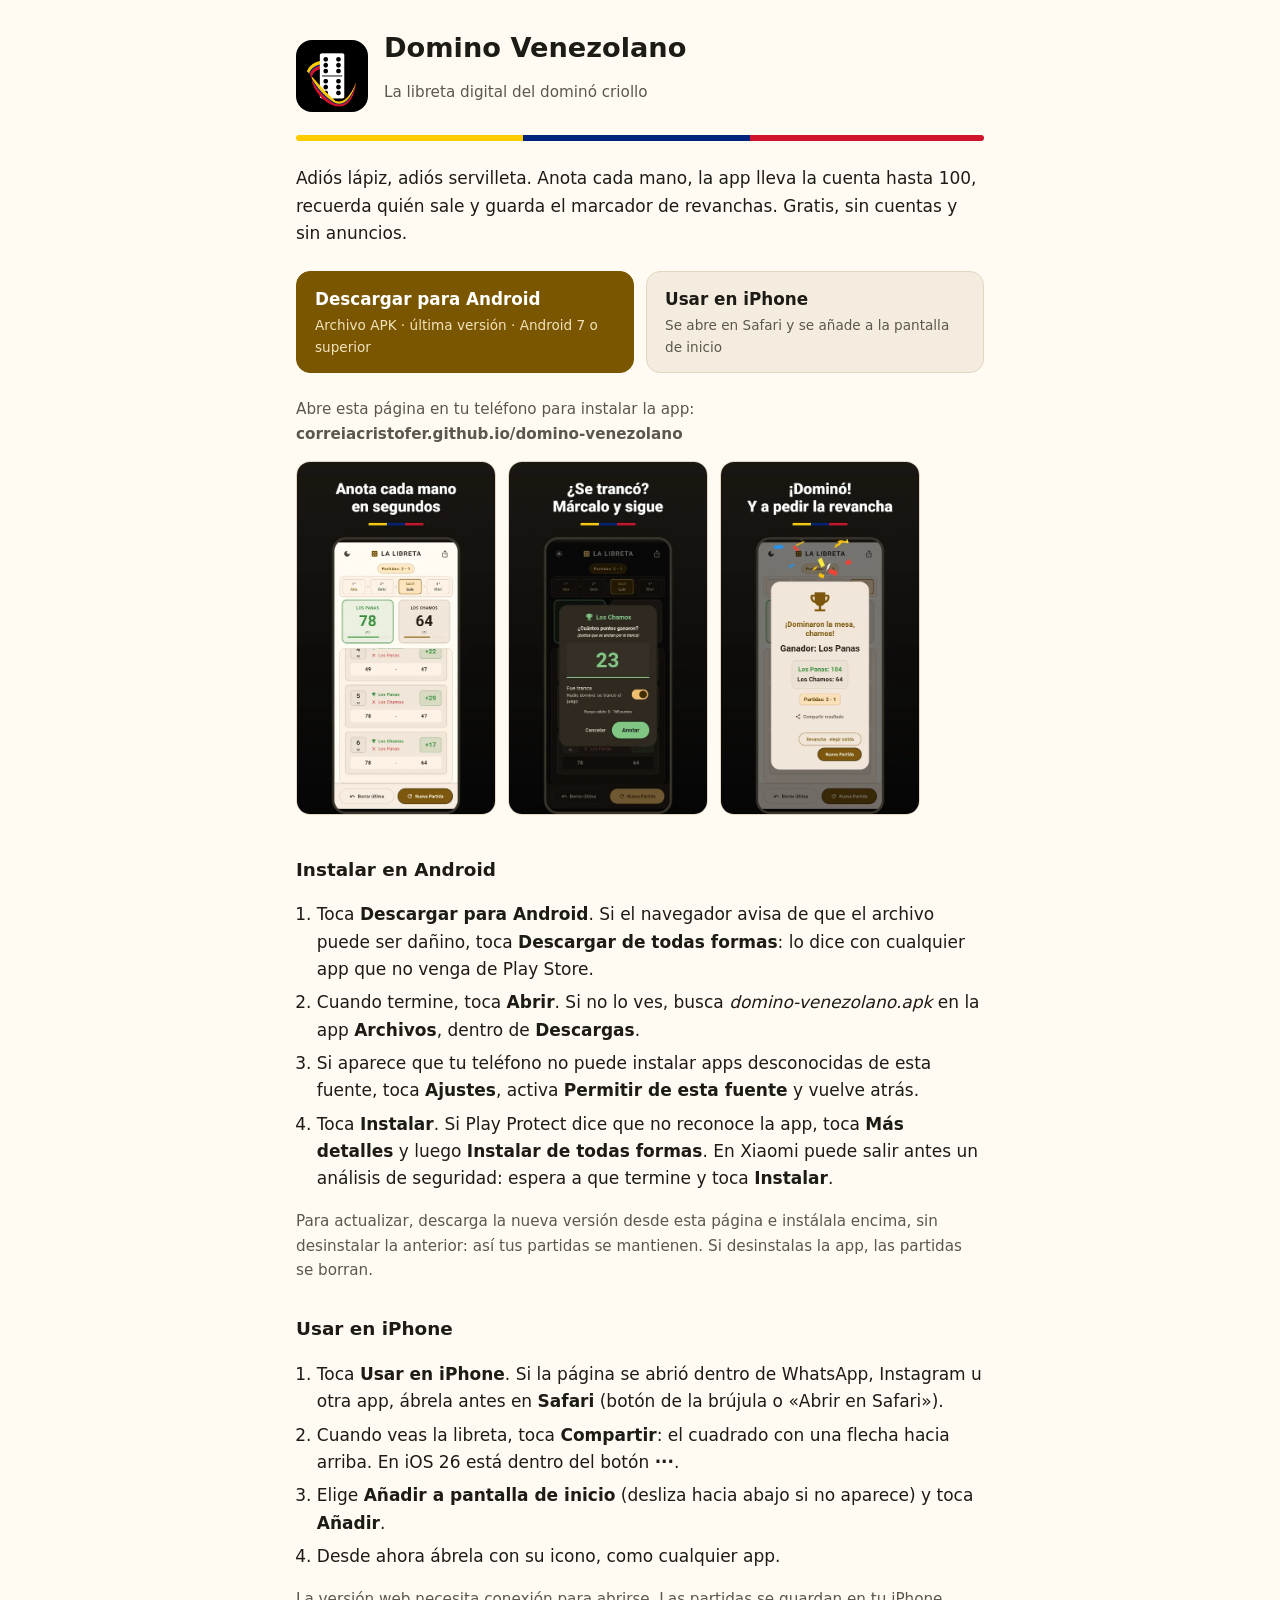
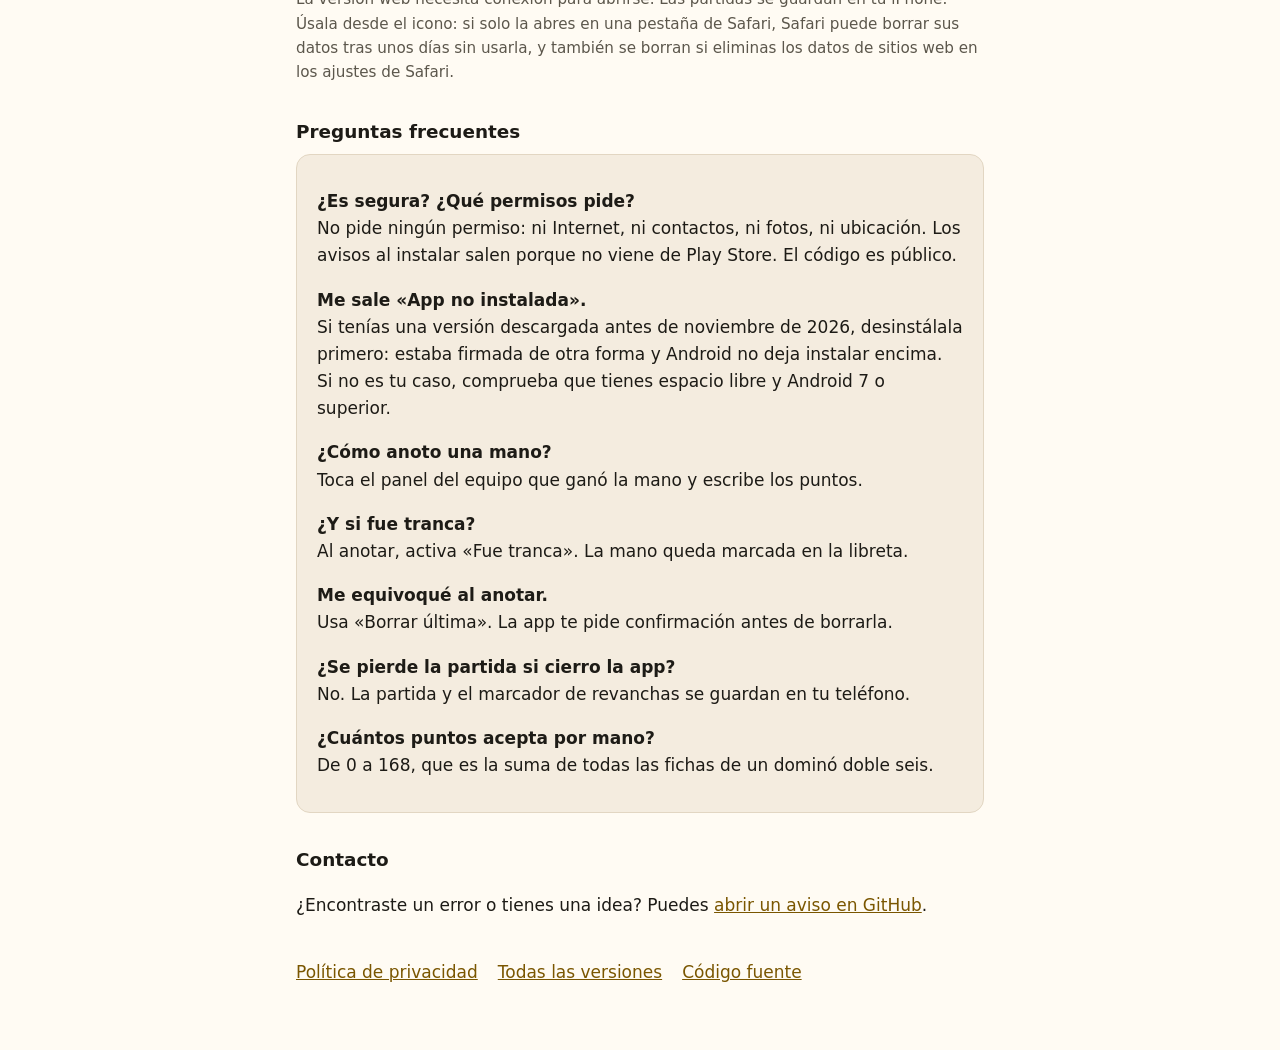
<file: docs/index.html>
<!doctype html>
<html lang="es">
<head>
  <meta charset="utf-8">
  <meta name="viewport" content="width=device-width, initial-scale=1">
  <title>Domino Venezolano · Descargar</title>
  <meta name="description" content="La libreta digital del dominó criollo: anota las manos, lleva la cuenta hasta 100 y comparte el resultado. Gratis para Android y iPhone.">
  <link rel="canonical" href="https://correiacristofer.github.io/domino-venezolano/">

  <!-- Preview when the link is shared on WhatsApp, Telegram, Facebook or X -->
  <meta property="og:type" content="website">
  <meta property="og:site_name" content="Domino Venezolano">
  <meta property="og:locale" content="es_VE">
  <meta property="og:url" content="https://correiacristofer.github.io/domino-venezolano/">
  <meta property="og:title" content="Domino Venezolano · La libreta del dominó criollo">
  <meta property="og:description" content="Anota las manos y la app lleva la cuenta hasta 100. Gratis para Android y iPhone, sin cuentas ni anuncios.">
  <meta property="og:image" content="https://correiacristofer.github.io/domino-venezolano/icon.png">
  <meta property="og:image:type" content="image/png">
  <meta property="og:image:width" content="512">
  <meta property="og:image:height" content="512">
  <meta property="og:image:alt" content="Icono de Domino Venezolano: una ficha doble seis">
  <meta name="twitter:card" content="summary">

  <link rel="icon" href="icon.png">
  <link rel="stylesheet" href="estilo.css">
  <script>
    // Tag the page with the visitor's system so the right button comes
    // first. Without JavaScript both buttons simply stay as they are.
    (function () {
      var ua = navigator.userAgent || '';
      var ios = /iPhone|iPad|iPod/.test(ua) ||
        (navigator.platform === 'MacIntel' && navigator.maxTouchPoints > 1);
      var android = /Android/.test(ua);
      document.documentElement.className +=
        ios ? ' is-ios' : android ? ' is-android' : ' is-desktop';
    })();
  </script>
</head>
<body>
<main>
  <header>
    <img src="icon.png" alt="Icono de Domino Venezolano">
    <div>
      <h1>Domino Venezolano</h1>
      <p class="muted">La libreta digital del dominó criollo</p>
    </div>
  </header>
  <div class="flag"></div>

  <p>Adiós lápiz, adiós servilleta. Anota cada mano, la app lleva la cuenta hasta
  100, recuerda quién sale y guarda el marcador de revanchas. Gratis, sin cuentas
  y sin anuncios.</p>

  <div class="buttons">
    <a class="btn btn-android" href="https://github.com/correiacristofer/domino-venezolano/releases/latest/download/domino-venezolano.apk">
      Descargar para Android
      <small class="not-ios">Archivo APK · última versión · Android 7 o superior</small>
      <small class="only-ios">Solo para teléfonos Android, no funciona en iPhone</small>
    </a>
    <a class="btn btn-iphone" href="app/">
      Usar en iPhone
      <small>Se abre en Safari y se añade a la pantalla de inicio</small>
    </a>
  </div>
  <p class="muted only-desktop">Abre esta página en tu teléfono para instalar
  la app: <strong>correiacristofer.github.io/domino-venezolano</strong></p>

  <div class="shots">
    <img src="img/01_libreta.webp" alt="La libreta con las manos anotadas" loading="lazy">
    <img src="img/02_tranca.webp" alt="Anotar una mano como tranca" loading="lazy">
    <img src="img/04_victoria.webp" alt="Pantalla de victoria con el marcador de revanchas" loading="lazy">
  </div>

  <h2 id="android">Instalar en Android</h2>
  <ol>
    <li>Toca <strong>Descargar para Android</strong>. Si el navegador avisa de
      que el archivo puede ser dañino, toca <strong>Descargar de todas
      formas</strong>: lo dice con cualquier app que no venga de Play Store.</li>
    <li>Cuando termine, toca <strong>Abrir</strong>. Si no lo ves, busca
      <em>domino-venezolano.apk</em> en la app <strong>Archivos</strong>, dentro
      de <strong>Descargas</strong>.</li>
    <li>Si aparece que tu teléfono no puede instalar apps desconocidas de esta
      fuente, toca <strong>Ajustes</strong>, activa <strong>Permitir de esta
      fuente</strong> y vuelve atrás.</li>
    <li>Toca <strong>Instalar</strong>. Si Play Protect dice que no reconoce la
      app, toca <strong>Más detalles</strong> y luego <strong>Instalar de todas
      formas</strong>. En Xiaomi puede salir antes un análisis de seguridad:
      espera a que termine y toca <strong>Instalar</strong>.</li>
  </ol>
  <p class="muted">Para actualizar, descarga la nueva versión desde esta página e
  instálala encima, sin desinstalar la anterior: así tus partidas se mantienen.
  Si desinstalas la app, las partidas se borran.</p>

  <h2 id="iphone">Usar en iPhone</h2>
  <ol>
    <li>Toca <strong>Usar en iPhone</strong>. Si la página se abrió dentro de
      WhatsApp, Instagram u otra app, ábrela antes en <strong>Safari</strong>
      (botón de la brújula o «Abrir en Safari»).</li>
    <li>Cuando veas la libreta, toca <strong>Compartir</strong>: el cuadrado con
      una flecha hacia arriba. En iOS 26 está dentro del botón
      <strong>···</strong>.</li>
    <li>Elige <strong>Añadir a pantalla de inicio</strong> (desliza hacia abajo
      si no aparece) y toca <strong>Añadir</strong>.</li>
    <li>Desde ahora ábrela con su icono, como cualquier app.</li>
  </ol>
  <p class="muted">La versión web necesita conexión para abrirse. Las partidas se
  guardan en tu iPhone. Úsala desde el icono: si solo la abres en una pestaña de
  Safari, Safari puede borrar sus datos tras unos días sin usarla, y también se
  borran si eliminas los datos de sitios web en los ajustes de Safari.</p>

  <h2>Preguntas frecuentes</h2>
  <div class="card">
    <p><strong>¿Es segura? ¿Qué permisos pide?</strong><br>
    No pide ningún permiso: ni Internet, ni contactos, ni fotos, ni ubicación.
    Los avisos al instalar salen porque no viene de Play Store. El código es
    público.</p>
    <p><strong>Me sale «App no instalada».</strong><br>
    Si tenías una versión descargada antes de noviembre de 2026, desinstálala
    primero: estaba firmada de otra forma y Android no deja instalar encima. Si
    no es tu caso, comprueba que tienes espacio libre y Android 7 o superior.</p>
    <p><strong>¿Cómo anoto una mano?</strong><br>
    Toca el panel del equipo que ganó la mano y escribe los puntos.</p>
    <p><strong>¿Y si fue tranca?</strong><br>
    Al anotar, activa «Fue tranca». La mano queda marcada en la libreta.</p>
    <p><strong>Me equivoqué al anotar.</strong><br>
    Usa «Borrar última». La app te pide confirmación antes de borrarla.</p>
    <p><strong>¿Se pierde la partida si cierro la app?</strong><br>
    No. La partida y el marcador de revanchas se guardan en tu teléfono.</p>
    <p><strong>¿Cuántos puntos acepta por mano?</strong><br>
    De 0 a 168, que es la suma de todas las fichas de un dominó doble seis.</p>
  </div>

  <h2>Contacto</h2>
  <p>¿Encontraste un error o tienes una idea? Puedes
  <a href="https://github.com/correiacristofer/domino-venezolano/issues">abrir un
  aviso en GitHub</a>.</p>

  <nav>
    <a href="privacidad.html">Política de privacidad</a>
    <a href="https://github.com/correiacristofer/domino-venezolano/releases">Todas las versiones</a>
    <a href="https://github.com/correiacristofer/domino-venezolano">Código fuente</a>
  </nav>
</main>
</body>
</html>
</file>
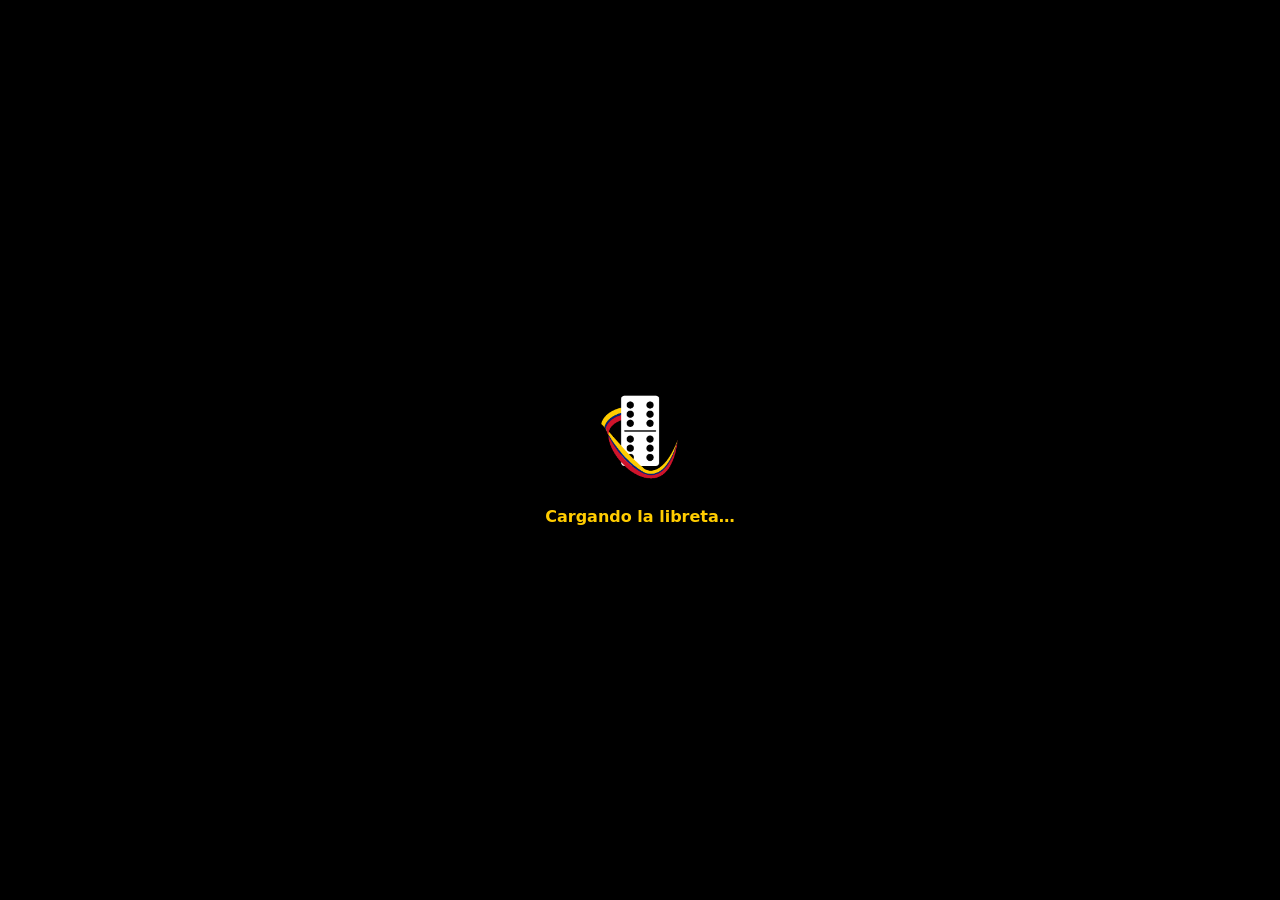
<file: web/index.html>
<!DOCTYPE html>
<html lang="es">
<head>
  <!--
    Replaced by the value of `flutter build web --base-href` (the Pages
    workflow serves the app from /domino-venezolano/app/).
  -->
  <base href="$FLUTTER_BASE_HREF">

  <meta charset="UTF-8">
  <meta content="IE=Edge" http-equiv="X-UA-Compatible">
  <meta name="description" content="Domino Venezolano: la libreta digital del dominó criollo.">
  <meta name="theme-color" content="#000000">

  <!-- Installable from Safari with "Añadir a pantalla de inicio" -->
  <meta name="mobile-web-app-capable" content="yes">
  <meta name="apple-mobile-web-app-capable" content="yes">
  <meta name="apple-mobile-web-app-status-bar-style" content="black">
  <meta name="apple-mobile-web-app-title" content="Dominó">
  <link rel="apple-touch-icon" href="icons/apple-touch-icon.png">

  <!-- Favicon -->
  <link rel="icon" type="image/png" href="favicon.png"/>

  <title>Domino Venezolano</title>
  <link rel="manifest" href="manifest.json">

  <!-- Shown while the app downloads; Flutter draws over it once ready. -->
  <style>
    html, body { margin: 0; height: 100%; background: #000; }
    #splash {
      position: fixed; inset: 0; display: flex; flex-direction: column;
      align-items: center; justify-content: center; gap: 20px;
      color: #ffcc00; font: 600 16px system-ui, -apple-system, sans-serif;
    }
    #splash img { width: 112px; height: 112px; border-radius: 24px; }
  </style>
</head>
<body>
  <div id="splash">
    <img src="icons/Icon-192.png" alt="">
    <span>Cargando la libreta…</span>
  </div>
  <script>
    // Ask the browser not to clear the saved partidas when space runs low.
    // Safari grants it to apps added to the home screen; elsewhere it is a
    // harmless no-op.
    if (navigator.storage && navigator.storage.persist) {
      navigator.storage.persist().catch(function () {});
    }
  </script>
  <script src="flutter_bootstrap.js" async></script>
</body>
</html>
</file>
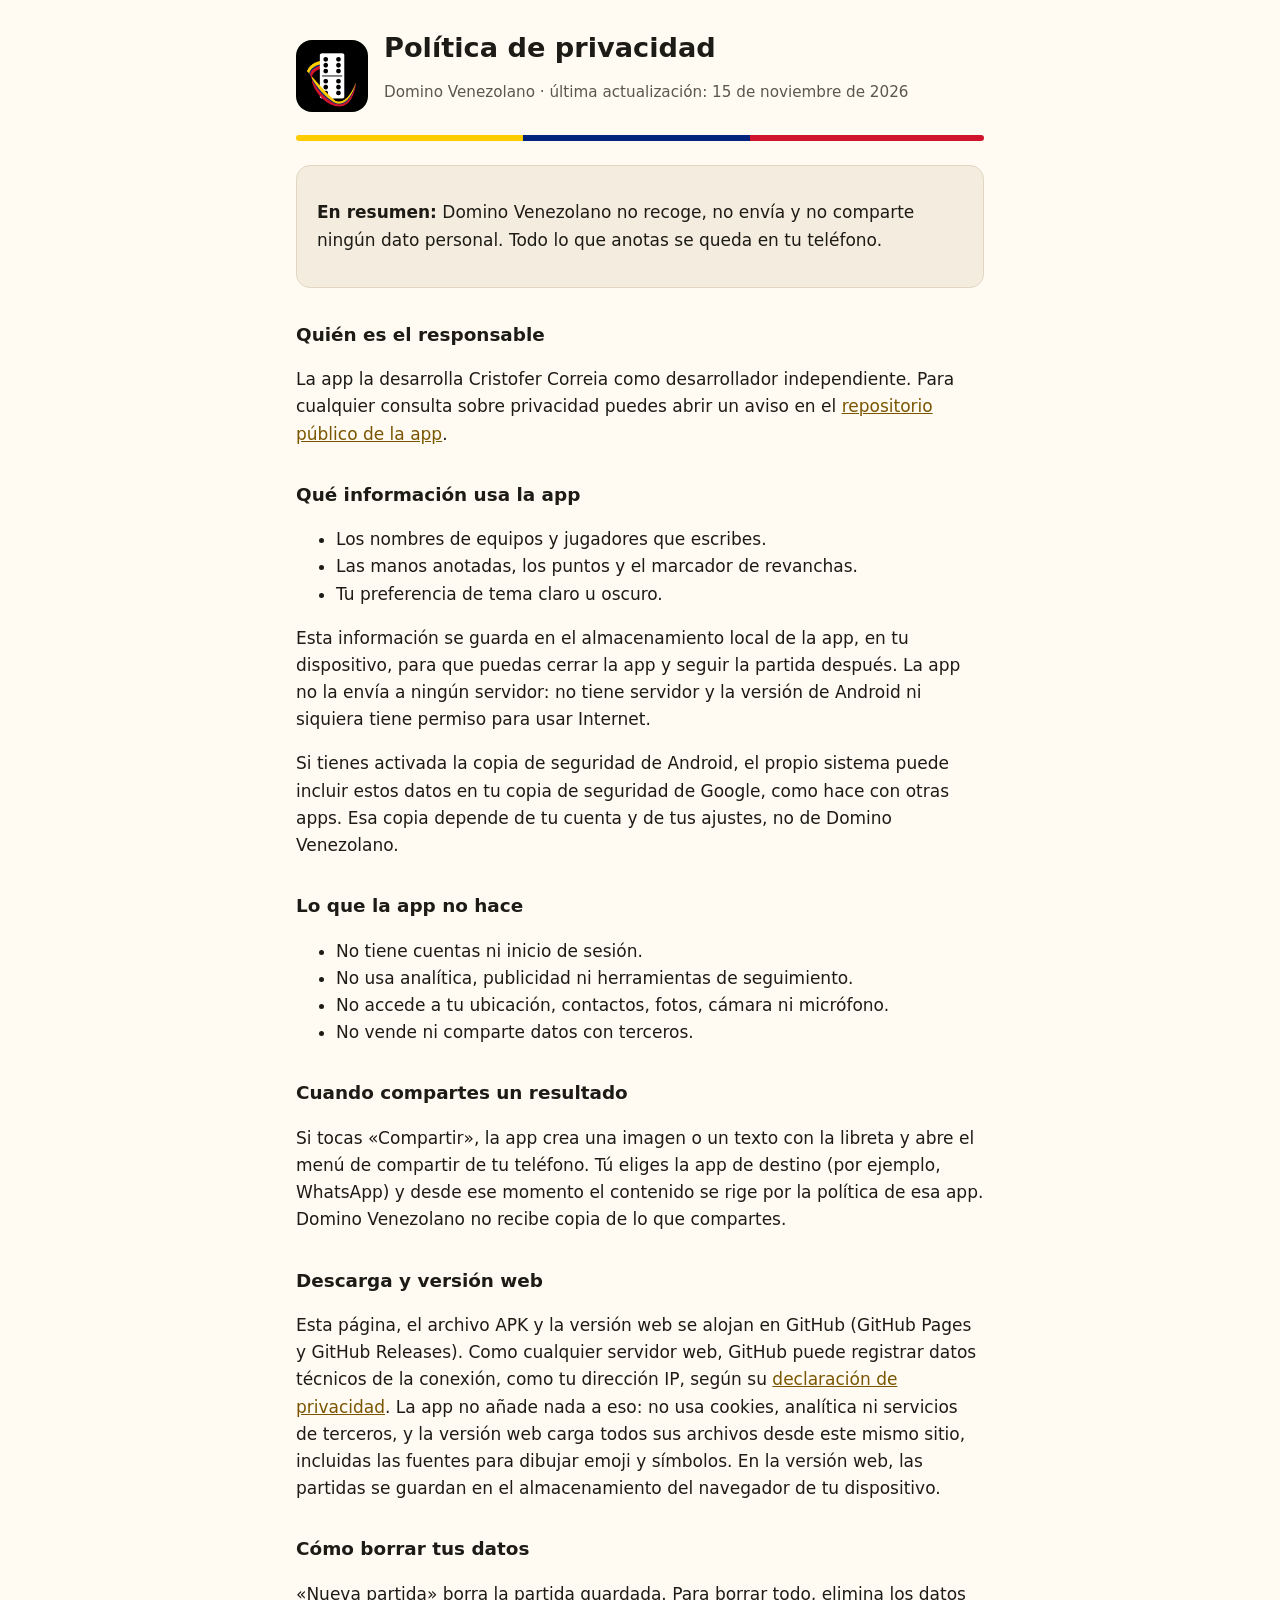
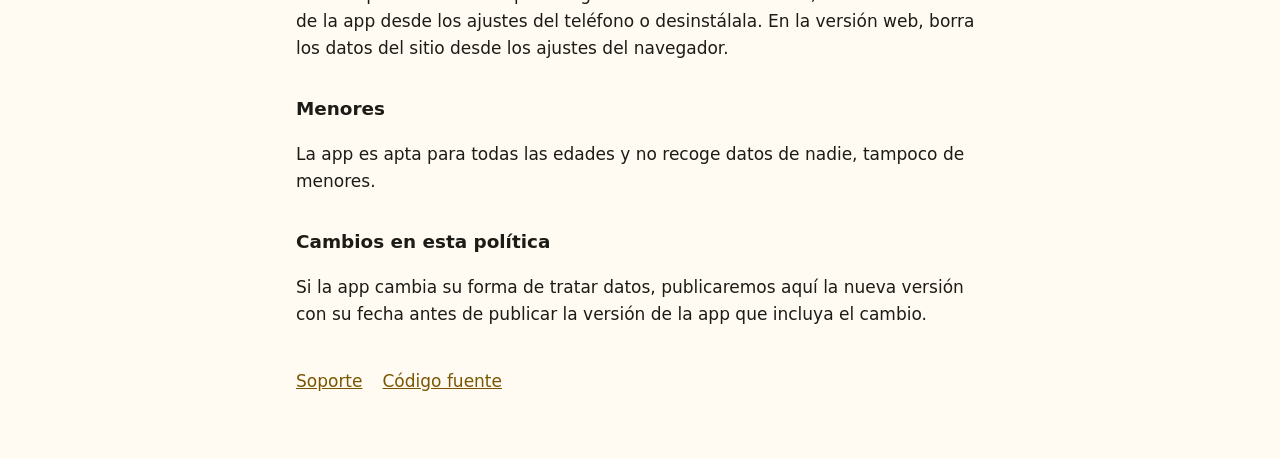
<file: docs/privacidad.html>
<!doctype html>
<html lang="es">
<head>
  <meta charset="utf-8">
  <meta name="viewport" content="width=device-width, initial-scale=1">
  <title>Política de privacidad · Domino Venezolano</title>
  <link rel="icon" href="icon.png">
  <link rel="stylesheet" href="estilo.css">
</head>
<body>
<main>
  <header>
    <img src="icon.png" alt="">
    <div>
      <h1>Política de privacidad</h1>
      <p class="muted">Domino Venezolano · última actualización: 15 de noviembre de 2026</p>
    </div>
  </header>
  <div class="flag"></div>

  <div class="card">
    <p><strong>En resumen:</strong> Domino Venezolano no recoge, no envía y no
    comparte ningún dato personal. Todo lo que anotas se queda en tu teléfono.</p>
  </div>

  <h2>Quién es el responsable</h2>
  <p>La app la desarrolla Cristofer Correia como desarrollador independiente.
  Para cualquier consulta sobre privacidad puedes abrir un aviso en el
  <a href="https://github.com/correiacristofer/domino-venezolano/issues">repositorio
  público de la app</a>.</p>

  <h2>Qué información usa la app</h2>
  <ul>
    <li>Los nombres de equipos y jugadores que escribes.</li>
    <li>Las manos anotadas, los puntos y el marcador de revanchas.</li>
    <li>Tu preferencia de tema claro u oscuro.</li>
  </ul>
  <p>Esta información se guarda en el almacenamiento local de la app, en tu
  dispositivo, para que puedas cerrar la app y seguir la partida después. La app
  no la envía a ningún servidor: no tiene servidor y la versión de Android ni
  siquiera tiene permiso para usar Internet.</p>
  <p>Si tienes activada la copia de seguridad de Android, el propio sistema puede
  incluir estos datos en tu copia de seguridad de Google, como hace con otras
  apps. Esa copia depende de tu cuenta y de tus ajustes, no de Domino
  Venezolano.</p>

  <h2>Lo que la app no hace</h2>
  <ul>
    <li>No tiene cuentas ni inicio de sesión.</li>
    <li>No usa analítica, publicidad ni herramientas de seguimiento.</li>
    <li>No accede a tu ubicación, contactos, fotos, cámara ni micrófono.</li>
    <li>No vende ni comparte datos con terceros.</li>
  </ul>

  <h2>Cuando compartes un resultado</h2>
  <p>Si tocas «Compartir», la app crea una imagen o un texto con la libreta y
  abre el menú de compartir de tu teléfono. Tú eliges la app de destino (por
  ejemplo, WhatsApp) y desde ese momento el contenido se rige por la política de
  esa app. Domino Venezolano no recibe copia de lo que compartes.</p>

  <h2>Descarga y versión web</h2>
  <p>Esta página, el archivo APK y la versión web se alojan en GitHub (GitHub
  Pages y GitHub Releases). Como cualquier servidor web, GitHub puede registrar
  datos técnicos de la conexión, como tu dirección IP, según su
  <a href="https://docs.github.com/en/site-policy/privacy-policies/github-general-privacy-statement">declaración
  de privacidad</a>. La app no añade nada a eso: no usa cookies, analítica ni
  servicios de terceros, y la versión web carga todos sus archivos desde este
  mismo sitio, incluidas las fuentes para dibujar emoji y símbolos. En la
  versión web, las partidas se guardan en el almacenamiento del navegador de tu
  dispositivo.</p>

  <h2>Cómo borrar tus datos</h2>
  <p>«Nueva partida» borra la partida guardada. Para borrar todo, elimina los
  datos de la app desde los ajustes del teléfono o desinstálala. En la versión
  web, borra los datos del sitio desde los ajustes del navegador.</p>

  <h2>Menores</h2>
  <p>La app es apta para todas las edades y no recoge datos de nadie, tampoco de
  menores.</p>

  <h2>Cambios en esta política</h2>
  <p>Si la app cambia su forma de tratar datos, publicaremos aquí la nueva versión
  con su fecha antes de publicar la versión de la app que incluya el cambio.</p>

  <nav>
    <a href="index.html">Soporte</a>
    <a href="https://github.com/correiacristofer/domino-venezolano">Código fuente</a>
  </nav>
</main>
</body>
</html>
</file>
<file: docs/estilo.css>
:root {
  --bg: #fffbf3;
  --text: #1d1b16;
  --muted: #5c574c;
  --card: #f4ecdf;
  --border: #e2d6c2;
  --accent: #7a5600;
  color-scheme: light dark;
}
@media (prefers-color-scheme: dark) {
  :root {
    --bg: #111111;
    --text: #f1ece3;
    --muted: #b9b1a3;
    --card: #1d1b18;
    --border: #39342c;
    --accent: #ffcc00;
  }
}
* { box-sizing: border-box; }
body {
  margin: 0;
  background: var(--bg);
  color: var(--text);
  font: 17px/1.6 system-ui, -apple-system, "Segoe UI", Roboto, sans-serif;
}
main { max-width: 720px; margin: 0 auto; padding: 32px 16px 64px; }
header { display: flex; align-items: center; gap: 16px; margin-bottom: 8px; }
header img { width: 72px; height: 72px; border-radius: 16px; }
h1 { font-size: 1.7rem; line-height: 1.2; margin: 0; }
h2 { font-size: 1.15rem; margin: 2rem 0 .5rem; }
p, li { color: var(--text); }
.muted { color: var(--muted); font-size: .95rem; }
.flag { height: 6px; border-radius: 3px; margin: 16px 0 24px;
  background: linear-gradient(90deg, #ffcc00 0 33%, #00247d 33% 66%, #cf142b 66%); }
.card { background: var(--card); border: 1px solid var(--border);
  border-radius: 14px; padding: 16px 20px; }
a { color: var(--accent); }
nav { margin-top: 40px; display: flex; gap: 20px; flex-wrap: wrap; }
ol { padding-left: 1.3rem; }
ol li { margin-bottom: .4rem; }

.buttons { display: grid; gap: 12px; margin: 24px 0; }
@media (min-width: 560px) { .buttons { grid-template-columns: 1fr 1fr; } }
.btn {
  display: flex; flex-direction: column; gap: 2px;
  padding: 14px 18px; border-radius: 14px; text-decoration: none;
  font-weight: 700; font-size: 1.05rem;
  color: var(--text); background: var(--card); border: 1px solid var(--border);
}
.btn small { font-weight: 400; font-size: .85rem; color: var(--muted); }

/* The button for the visitor's phone comes first and stands out. The is-ios,
   is-android and is-desktop classes come from the script in index.html;
   without it the Android button is the highlighted one. */
.btn-android, .is-ios .btn-iphone {
  background: #7a5600; border-color: #7a5600; color: #fff;
}
.btn-android small, .is-ios .btn-iphone small { color: #f3e3bd; }
.is-ios .btn-android {
  background: var(--card); border-color: var(--border); color: var(--text);
}
.is-ios .btn-android small { color: var(--muted); }
.is-ios .btn-iphone { order: -1; }
@media (prefers-color-scheme: dark) {
  .btn-android, .is-ios .btn-iphone {
    background: #ffcc00; border-color: #ffcc00; color: #111;
  }
  .btn-android small, .is-ios .btn-iphone small { color: #3d3000; }
  .is-ios .btn-android {
    background: var(--card); border-color: var(--border); color: var(--text);
  }
  .is-ios .btn-android small { color: var(--muted); }
}
.only-ios, .only-desktop { display: none; }
.is-ios .only-ios, .is-desktop .only-desktop { display: block; }
.is-ios .not-ios { display: none; }

.shots {
  display: flex; gap: 12px; overflow-x: auto; padding-bottom: 8px;
  scroll-snap-type: x mandatory;
}
.shots img {
  width: 200px; height: auto; flex: none; border-radius: 14px;
  border: 1px solid var(--border); scroll-snap-align: start;
}
</file>
